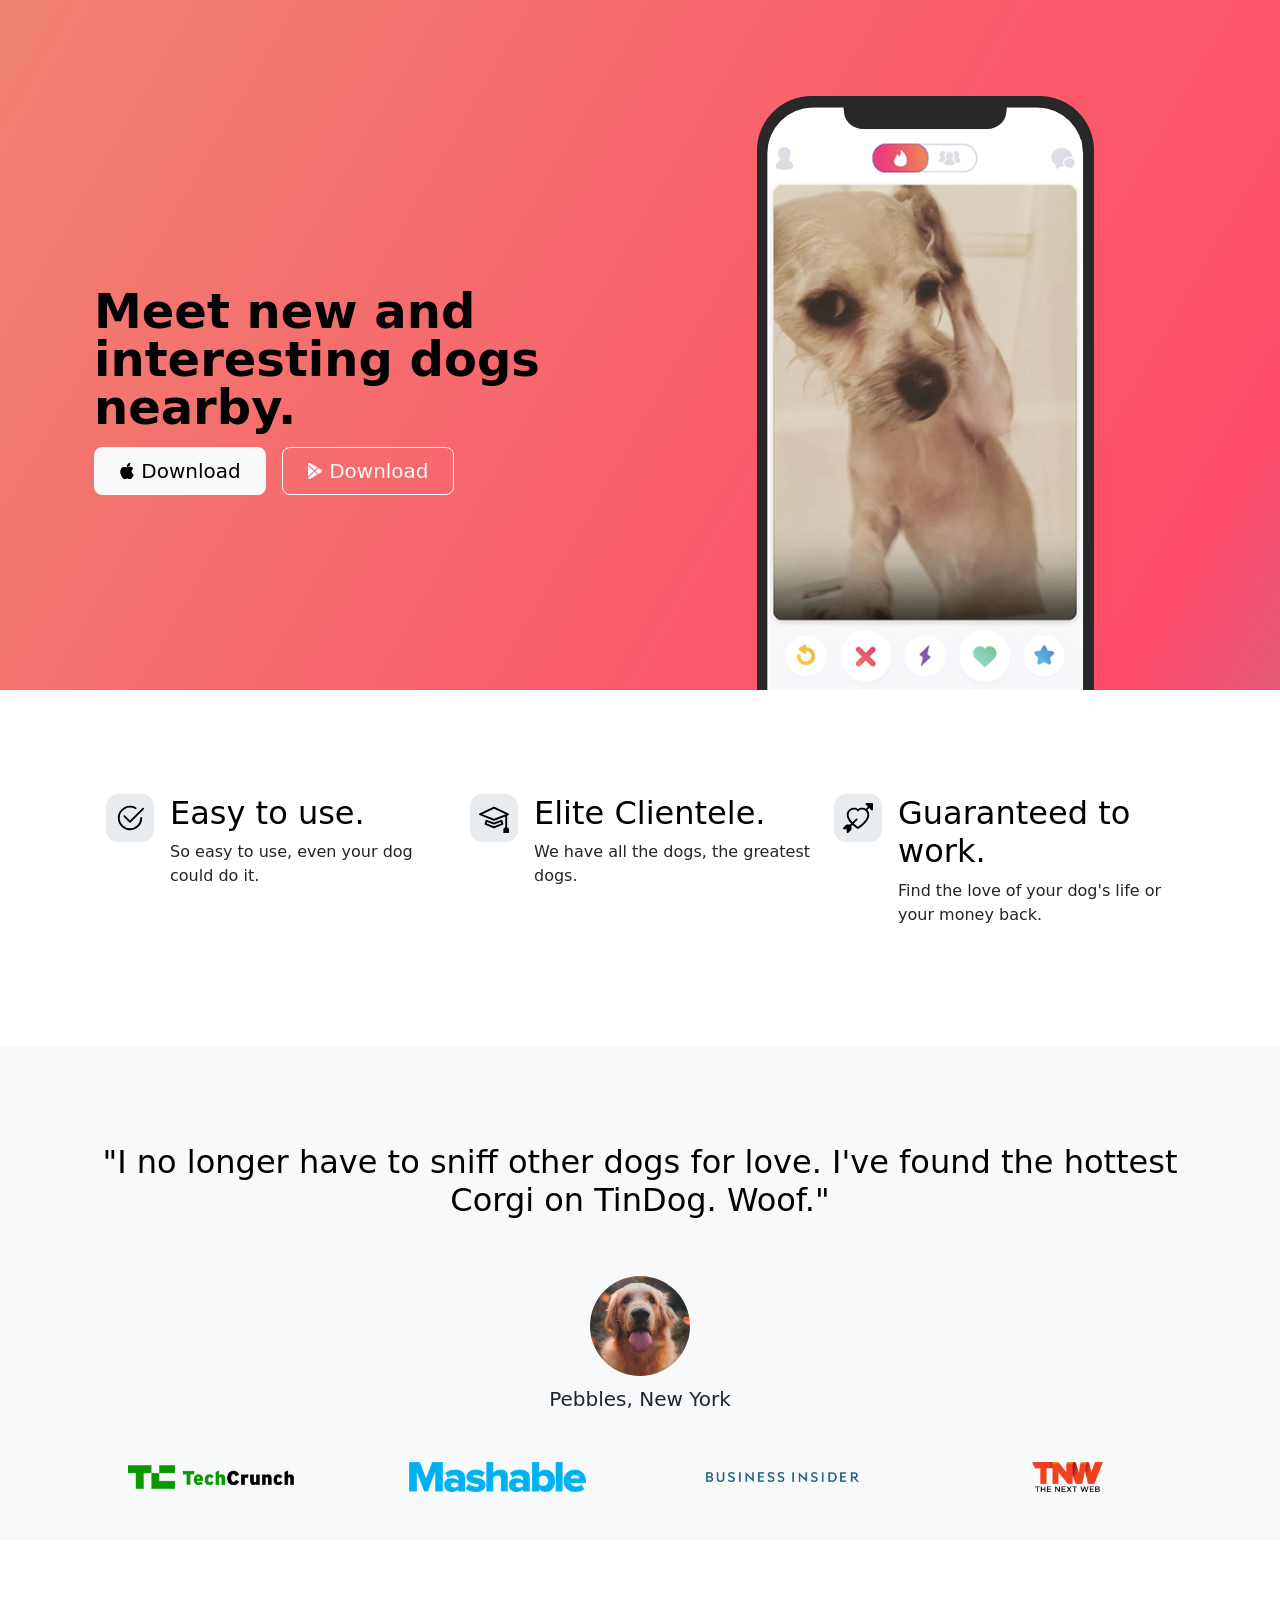
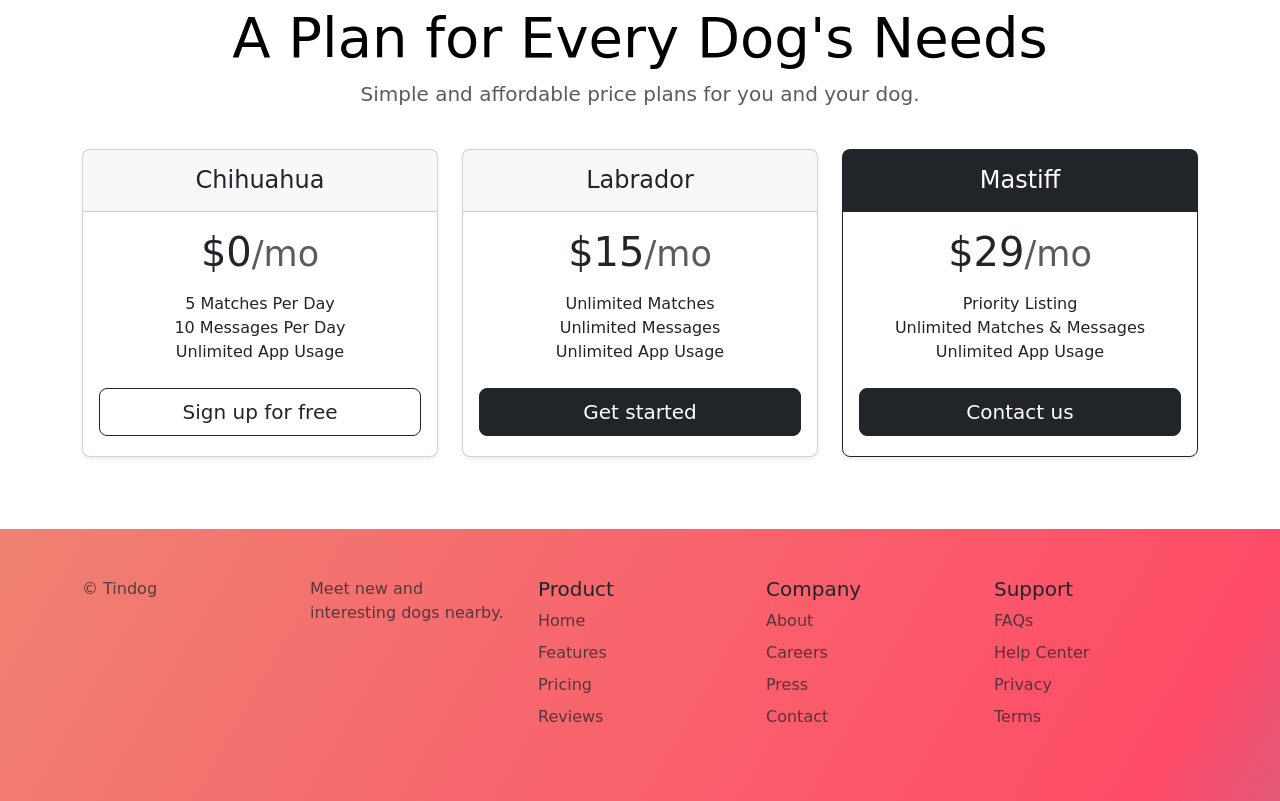
<file: index.html>
<!DOCTYPE html>
<html lang="en">

<head>
  <meta charset="UTF-8">
  <meta name="viewport" content="width=device-width, initial-scale=1.0">
  <title>TinDog</title>
  <link href="https://cdn.jsdelivr.net/npm/bootstrap@5.3.3/dist/css/bootstrap.min.css" rel="stylesheet" integrity="sha384-QWTKZyjpPEjISv5WaRU9OFeRpok6YctnYmDr5pNlyT2bRjXh0JMhjY6hW+ALEwIH" crossorigin="anonymous">
  <link rel="stylesheet" href="./css/style.css">
</head>

<body>

  <!-- Title -->
  <section id="title" class="gradient-background">
    
    <div class="container col-xxl-8 px-4 pt-5">
      <div class="row flex-lg-row-reverse align-items-center g-5 pt-5">
        <div class="col-10 col-sm-8 col-lg-6">
          <img src="./images/iphone.png" class="d-block mx-lg-auto img-fluid" alt="iphone" height="200" loading="lazy">
        </div>
        <div class="col-lg-6">
          <h1 class="display-5 fw-bold text-body-emphasis lh-1 mb-3">Meet new and interesting dogs nearby.</h1>
          <div class="d-grid gap-2 d-md-flex justify-content-md-start">
            <button type="button" class="btn btn-light btn-lg px-4 me-md-2">
            <svg xmlns="http://www.w3.org/2000/svg" width="16" height="16" fill="currentColor"class="bi bi-apple mb-1" viewBox="0 0 16 16">
            <path d="M11.182.008C11.148-.03 9.923.023 8.857 1.18c-1.066 1.156-.902 2.482-.878 2.516.024.034 1.52.087 2.475-1.258.955-1.345.762-2.391.728-2.43Zm3.314 11.733c-.048-.096-2.325-1.234-2.113-3.422.212-2.189 1.675-2.789 1.698-2.854.023-.065-.597-.79-1.254-1.157a3.692 3.692 0 0 0-1.563-.434c-.108-.003-.483-.095-1.254.116-.508.139-1.653.589-1.968.607-.316.018-1.256-.522-2.267-.665-.647-.125-1.333.131-1.824.328-.49.196-1.422.754-2.074 2.237-.652 1.482-.311 3.83-.067 4.56.244.729.625 1.924 1.273 2.796.576.984 1.34 1.667 1.659 1.899.319.232 1.219.386 1.843.067.502-.308 1.408-.485 1.766-.472.357.013 1.061.154 1.782.539.571.197 1.111.115 1.652-.105.541-.221 1.324-1.059 2.238-2.758.347-.79.505-1.217.473-1.282Z" />
            <path d="M11.182.008C11.148-.03 9.923.023 8.857 1.18c-1.066 1.156-.902 2.482-.878 2.516.024.034 1.52.087 2.475-1.258.955-1.345.762-2.391.728-2.43Zm3.314 11.733c-.048-.096-2.325-1.234-2.113-3.422.212-2.189 1.675-2.789 1.698-2.854.023-.065-.597-.79-1.254-1.157a3.692 3.692 0 0 0-1.563-.434c-.108-.003-.483-.095-1.254.116-.508.139-1.653.589-1.968.607-.316.018-1.256-.522-2.267-.665-.647-.125-1.333.131-1.824.328-.49.196-1.422.754-2.074 2.237-.652 1.482-.311 3.83-.067 4.56.244.729.625 1.924 1.273 2.796.576.984 1.34 1.667 1.659 1.899.319.232 1.219.386 1.843.067.502-.308 1.408-.485 1.766-.472.357.013 1.061.154 1.782.539.571.197 1.111.115 1.652-.105.541-.221 1.324-1.059 2.238-2.758.347-.79.505-1.217.473-1.282Z" />
            </svg> Download</button>
            <button type="button" class="btn btn-outline-light btn-lg px-4">
            <svg xmlns="http://www.w3.org/2000/svg" width="16" height="16" fill="currentColor" class="bi bi-google-play mb-1" viewBox="0 0 16 16">
            <path d="M14.222 9.374c1.037-.61 1.037-2.137 0-2.748L11.528 5.04 8.32 8l3.207 2.96 2.694-1.586Zm-3.595 2.116L7.583 8.68 1.03 14.73c.201 1.029 1.36 1.61 2.303 1.055l7.294-4.295ZM1 13.396V2.603L6.846 8 1 13.396ZM1.03 1.27l6.553 6.05 3.044-2.81L3.333.215C2.39-.341 1.231.24 1.03 1.27Z" />
            </svg> Download</button>
          </div>
        </div>
      </div>
    </div>
  </section>

  <!-- Features -->
  <section id="features">
    <div class="container mt-2">
    <div class="container px-4 py-5" id="hanging-icons">
      <div class="row g-4 py-5 row-cols-1 row-cols-lg-3">
        <div class="col d-flex align-items-start">
          <div class="icon-square text-body-emphasis bg-body-secondary d-inline-flex align-items-center justify-content-center fs-4 flex-shrink-0 me-3">
            <svg xmlns="http://www.w3.org/2000/svg" height="30" fill="currentColor" class="bi bi-check2-circle"
              viewBox="0 0 16 16">
            <path d="M2.5 8a5.5 5.5 0 0 1 8.25-4.764.5.5 0 0 0 .5-.866A6.5 6.5 0 1 0 14.5 8a.5.5 0 0 0-1 0 5.5 5.5 0 1 1-11 0z" />
            <path d="M15.354 3.354a.5.5 0 0 0-.708-.708L8 9.293 5.354 6.646a.5.5 0 1 0-.708.708l3 3a.5.5 0 0 0 .708 0l7-7z" />
            </svg>
          </div>
          <div>
            <h3 class="fs-2 text-body-emphasis">Easy to use.</h3>
            <p>So easy to use, even your dog could do it.</p>
          </div>
        </div>
        <div class="col d-flex align-items-start">
          <div class="icon-square text-body-emphasis bg-body-secondary d-inline-flex align-items-center justify-content-center fs-4 flex-shrink-0 me-3">
            <svg xmlns="http://www.w3.org/2000/svg" height="30" fill="currentColor" class="bi bi-mortarboard" viewBox="0 0 16 16">
              <path d="M8.211 2.047a.5.5 0 0 0-.422 0l-7.5 3.5a.5.5 0 0 0 .025.917l7.5 3a.5.5 0 0 0 .372 0L14 7.14V13a1 1 0 0 0-1 1v2h3v-2a1 1 0 0 0-1-1V6.739l.686-.275a.5.5 0 0 0 .025-.917l-7.5-3.5ZM8 8.46 1.758 5.965 8 3.052l6.242 2.913L8 8.46Z"/>
              <path d="M4.176 9.032a.5.5 0 0 0-.656.327l-.5 1.7a.5.5 0 0 0 .294.605l4.5 1.8a.5.5 0 0 0 .372 0l4.5-1.8a.5.5 0 0 0 .294-.605l-.5-1.7a.5.5 0 0 0-.656-.327L8 10.466 4.176 9.032Zm-.068 1.873.22-.748 3.496 1.311a.5.5 0 0 0 .352 0l3.496-1.311.22.748L8 12.46l-3.892-1.556Z"/>
              </svg>
          </div>
          <div>
            <h3 class="fs-2 text-body-emphasis">Elite Clientele.</h3>
            <p>We have all the dogs, the greatest dogs.</p>
          </div>
        </div>
        <div class="col d-flex align-items-start">
          <div class="icon-square text-body-emphasis bg-body-secondary d-inline-flex align-items-center justify-content-center fs-4 flex-shrink-0 me-3">
            <svg xmlns="http://www.w3.org/2000/svg" height="30" fill="currentColor" class="bi bi-arrow-through-heart"
              viewBox="0 0 16 16">
            <path fill-rule="evenodd" d="M2.854 15.854A.5.5 0 0 1 2 15.5V14H.5a.5.5 0 0 1-.354-.854l1.5-1.5A.5.5 0 0 1 2 11.5h1.793l.53-.53c-.771-.802-1.328-1.58-1.704-2.32-.798-1.575-.775-2.996-.213-4.092C3.426 2.565 6.18 1.809 8 3.233c1.25-.98 2.944-.928 4.212-.152L13.292 2 12.147.854A.5.5 0 0 1 12.5 0h3a.5.5 0 0 1 .5.5v3a.5.5 0 0 1-.854.354L14 2.707l-1.006 1.006c.236.248.44.531.6.845.562 1.096.585 2.517-.213 4.092-.793 1.563-2.395 3.288-5.105 5.08L8 13.912l-.276-.182a21.86 21.86 0 0 1-2.685-2.062l-.539.54V14a.5.5 0 0 1-.146.354l-1.5 1.5Zm2.893-4.894A20.419 20.419 0 0 0 8 12.71c2.456-1.666 3.827-3.207 4.489-4.512.679-1.34.607-2.42.215-3.185-.817-1.595-3.087-2.054-4.346-.761L8 4.62l-.358-.368c-1.259-1.293-3.53-.834-4.346.761-.392.766-.464 1.845.215 3.185.323.636.815 1.33 1.519 2.065l1.866-1.867a.5.5 0 1 1 .708.708L5.747 10.96Z" />
            </svg>
          </div>
          <div>
            <h3 class="fs-2 text-body-emphasis">Guaranteed to work.</h3>
            <p>Find the love of your dog's life or your money back.</p>
          </div>
        </div>
      </div>
    </div>
  </div>
  </section>

  <!-- Testimonial -->
  <section id="testimonial">
    <div class="mt-2">
      <div class="p-5 text-center bg-body-tertiary">
        <div class="container pt-5">
          <h2 class="text-body-emphasis">"I no longer have to sniff other dogs for love. I've found the hottest Corgi on TinDog. Woof."
          </h2>
          <img class="profile-img mt-5" src="./images/dog-img.jpg" alt="dog-img">
          <p class="col-lg-8 mx-auto lead mt-2">Pebbles, New York</p>
        </div>

        <div class="container mt-5">
          <div class="row">
            <div class="col-lg-3 col-sm-12">
              <img src="./images/techcrunch.png" alt="techcrunch" height="30">
            </div>
            <div class="col-lg-3 col-sm-12">
              <img src="./images/mashable.png" alt="mashable" height="30">
            </div>
            <div class="col-lg-3 col-sm-12">
              <img src="./images/bizinsider.png" alt="bizinsider" height="30">
            </div>
            <div class="col-lg-3 col-sm-12">
              <img src="./images/tnw.png" alt="tnw" height="30">
            </div>
          </div>
        </div>
      </div>
    </div>
  </section>

  <!-- Pricing -->
  <section id="pricing">
    <div class="container mt-5">
      <div class="pricing-header p-3 pb-md-4 mx-auto text-center">
        <h2 class="display-4 fw-normal text-body-emphasis">A Plan for Every Dog's Needs</h2>
        <p class="fs-5 text-body-secondary">Simple and affordable price plans for you and your dog.</p>
      </div>
      <div class="row row-cols-1 row-cols-md-3 mb-3 text-center">
        <div class="col">
          <div class="card mb-4 rounded-3 shadow-sm">
            <div class="card-header py-3">
              <h4 class="my-0 fw-normal">Chihuahua</h4>
            </div>
            <div class="card-body">
              <h1 class="card-title pricing-card-title">$0<small class="text-body-secondary fw-light">/mo</small></h1>
              <ul class="list-unstyled mt-3 mb-4">
                <li>5 Matches Per Day</li>
                <li>10 Messages Per Day</li>
                <li>Unlimited App Usage</li>
              </ul>
              <button type="button" class="w-100 btn btn-lg btn-outline-dark">Sign up for free</button>
            </div>
          </div>
        </div>
        <div class="col">
          <div class="card mb-4 rounded-3 shadow-sm">
            <div class="card-header py-3">
              <h4 class="my-0 fw-normal">Labrador</h4>
            </div>
            <div class="card-body">
              <h1 class="card-title pricing-card-title">$15<small class="text-body-secondary fw-light">/mo</small></h1>
              <ul class="list-unstyled mt-3 mb-4">
                <li>Unlimited Matches</li>
                <li>Unlimited Messages</li>
                <li>Unlimited App Usage</li>
              </ul>
              <button type="button" class="w-100 btn btn-lg btn-dark">Get started</button>
            </div>
          </div>
        </div>
        <div class="col">
          <div class="card mb-4 rounded-3 shadow-sm border-dark">
            <div class="card-header py-3 text-bg-dark border-dark">
              <h4 class="my-0 fw-normal">Mastiff</h4>
            </div>
            <div class="card-body">
              <h1 class="card-title pricing-card-title">$29<small class="text-body-secondary fw-light">/mo</small></h1>
              <ul class="list-unstyled mt-3 mb-4">
                <li>Priority Listing</li>
                <li>Unlimited Matches & Messages</li>
                <li>Unlimited App Usage</li>
              </ul>
              <button type="button" class="w-100 btn btn-lg btn-dark">Contact us</button>
            </div>
          </div>
        </div>
      </div>
    </div>
  </section>

  <!-- Footer -->
  <section id="footer" class="gradient-background">
    <div class="container">
      <footer class="row row-cols-1 row-cols-sm-2 row-cols-md-5 py-5 mt-5">
        <div class="col mb-3">
          <p class="text-body-secondary">© Tindog</p>
        </div>
    
        <div class="col mb-3">
          <p class="text-body-secondary">Meet new and interesting dogs nearby.</p>
        </div>

        <div class="col mb-3">
          <h5>Product</h5>
          <ul class="nav flex-column">
            <li class="nav-item mb-2"><a href="#title" class="nav-link p-0 text-body-secondary">Home</a></li>
            <li class="nav-item mb-2"><a href="#features" class="nav-link p-0 text-body-secondary">Features</a></li>
            <li class="nav-item mb-2"><a href="#pricing" class="nav-link p-0 text-body-secondary">Pricing</a></li>
            <li class="nav-item mb-2"><a href="#testimonial" class="nav-link p-0 text-body-secondary">Reviews</a></li>
          </ul>
        </div>

        <div class="col mb-3">
          <h5>Company</h5>
          <ul class="nav flex-column">
            <li class="nav-item mb-2"><a href="#" class="nav-link p-0 text-body-secondary">About</a></li>
            <li class="nav-item mb-2"><a href="#" class="nav-link p-0 text-body-secondary">Careers</a></li>
            <li class="nav-item mb-2"><a href="#" class="nav-link p-0 text-body-secondary">Press</a></li>
            <li class="nav-item mb-2"><a href="#" class="nav-link p-0 text-body-secondary">Contact</a></li>
          </ul>
        </div>

        <div class="col mb-3">
          <h5>Support</h5>
          <ul class="nav flex-column">
            <li class="nav-item mb-2"><a href="#" class="nav-link p-0 text-body-secondary">FAQs</a></li>
            <li class="nav-item mb-2"><a href="#" class="nav-link p-0 text-body-secondary">Help Center</a></li>
            <li class="nav-item mb-2"><a href="#" class="nav-link p-0 text-body-secondary">Privacy</a></li>
            <li class="nav-item mb-2"><a href="#" class="nav-link p-0 text-body-secondary">Terms</a></li>
          </ul>
        </div>
      </footer>
    </div>

  </section>

  <script src="https://cdn.jsdelivr.net/npm/bootstrap@5.3.3/dist/js/bootstrap.bundle.min.js" integrity="sha384-YvpcrYf0tY3lHB60NNkmXc5s9fDVZLESaAA55NDzOxhy9GkcIdslK1eN7N6jIeHz" crossorigin="anonymous"></script>
</body>

</html>
</file>
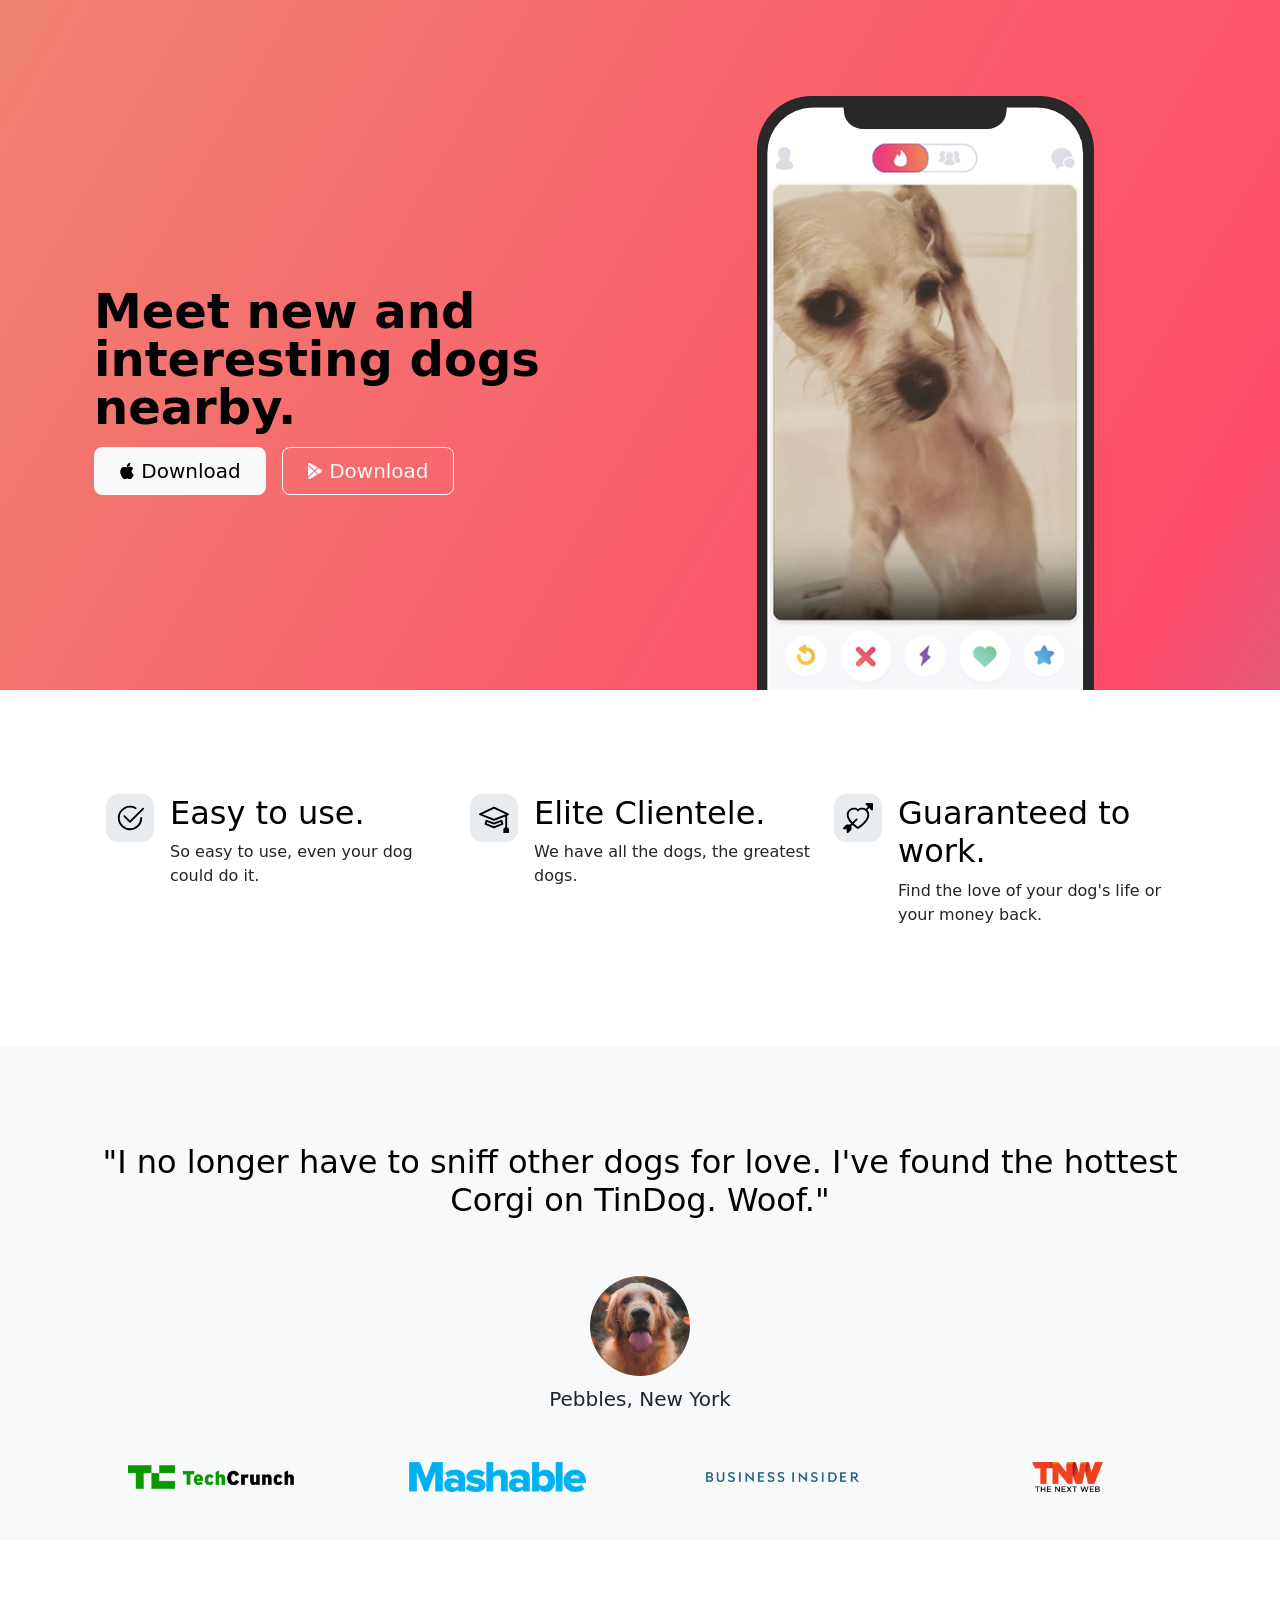
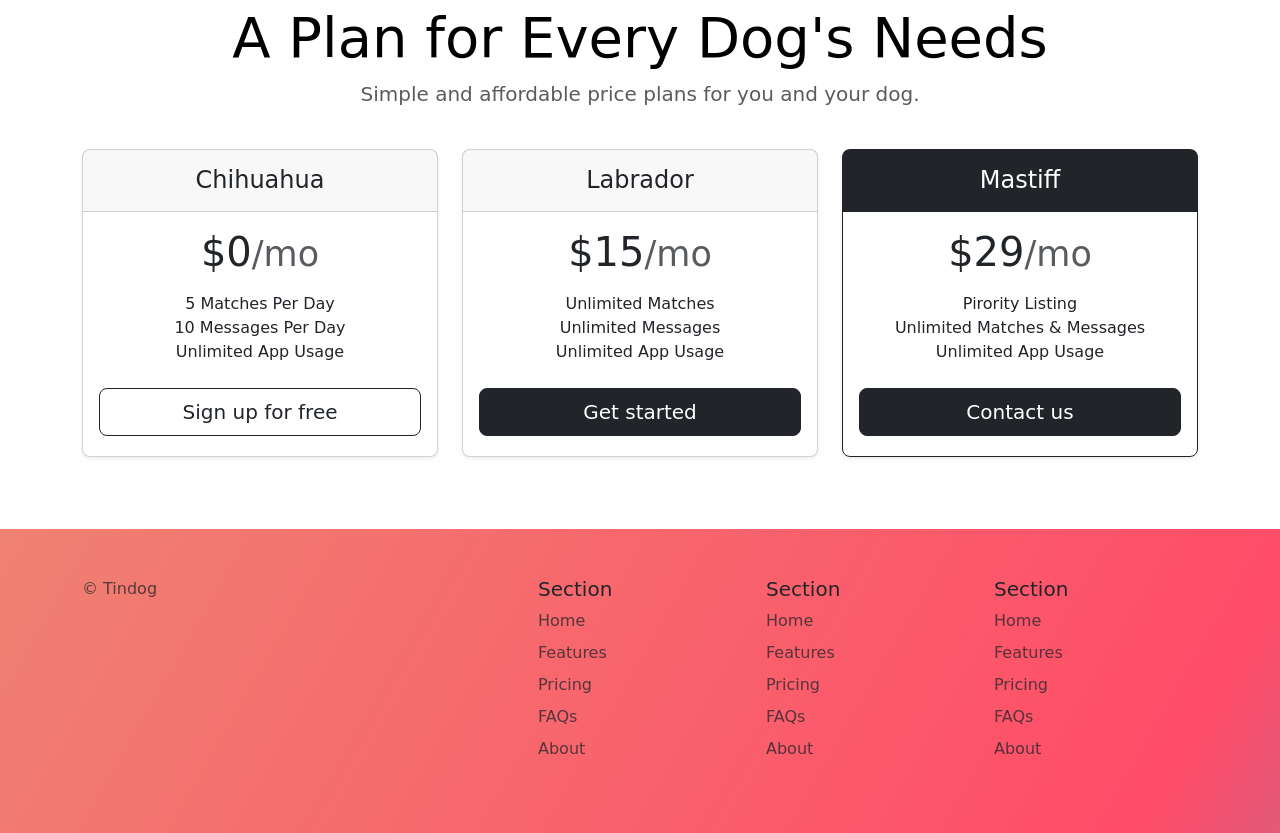
<file: 11.3 TinDog Project/index.html>
<!DOCTYPE html>
<html lang="en">

<head>
  <meta charset="UTF-8">
  <meta name="viewport" content="width=device-width, initial-scale=1.0">
  <title>TinDog</title>
  <link href="https://cdn.jsdelivr.net/npm/bootstrap@5.3.3/dist/css/bootstrap.min.css" rel="stylesheet" integrity="sha384-QWTKZyjpPEjISv5WaRU9OFeRpok6YctnYmDr5pNlyT2bRjXh0JMhjY6hW+ALEwIH" crossorigin="anonymous">
  <link rel="stylesheet" href="./css/style.css">
</head>

<body>

  <!-- Title -->
  <section id="title" class="gradient-background">
    
    <div class="container col-xxl-8 px-4 pt-5">
      <div class="row flex-lg-row-reverse align-items-center g-5 pt-5">
        <div class="col-10 col-sm-8 col-lg-6">
          <img src="./images/iphone.png" class="d-block mx-lg-auto img-fluid" alt="iphone" height="200" loading="lazy">
        </div>
        <div class="col-lg-6">
          <h1 class="display-5 fw-bold text-body-emphasis lh-1 mb-3">Meet new and interesting dogs nearby.</h1>
          <div class="d-grid gap-2 d-md-flex justify-content-md-start">
            <button type="button" class="btn btn-light btn-lg px-4 me-md-2">
            <svg xmlns="http://www.w3.org/2000/svg" width="16" height="16" fill="currentColor"class="bi bi-apple mb-1" viewBox="0 0 16 16">
            <path d="M11.182.008C11.148-.03 9.923.023 8.857 1.18c-1.066 1.156-.902 2.482-.878 2.516.024.034 1.52.087 2.475-1.258.955-1.345.762-2.391.728-2.43Zm3.314 11.733c-.048-.096-2.325-1.234-2.113-3.422.212-2.189 1.675-2.789 1.698-2.854.023-.065-.597-.79-1.254-1.157a3.692 3.692 0 0 0-1.563-.434c-.108-.003-.483-.095-1.254.116-.508.139-1.653.589-1.968.607-.316.018-1.256-.522-2.267-.665-.647-.125-1.333.131-1.824.328-.49.196-1.422.754-2.074 2.237-.652 1.482-.311 3.83-.067 4.56.244.729.625 1.924 1.273 2.796.576.984 1.34 1.667 1.659 1.899.319.232 1.219.386 1.843.067.502-.308 1.408-.485 1.766-.472.357.013 1.061.154 1.782.539.571.197 1.111.115 1.652-.105.541-.221 1.324-1.059 2.238-2.758.347-.79.505-1.217.473-1.282Z" />
            <path d="M11.182.008C11.148-.03 9.923.023 8.857 1.18c-1.066 1.156-.902 2.482-.878 2.516.024.034 1.52.087 2.475-1.258.955-1.345.762-2.391.728-2.43Zm3.314 11.733c-.048-.096-2.325-1.234-2.113-3.422.212-2.189 1.675-2.789 1.698-2.854.023-.065-.597-.79-1.254-1.157a3.692 3.692 0 0 0-1.563-.434c-.108-.003-.483-.095-1.254.116-.508.139-1.653.589-1.968.607-.316.018-1.256-.522-2.267-.665-.647-.125-1.333.131-1.824.328-.49.196-1.422.754-2.074 2.237-.652 1.482-.311 3.83-.067 4.56.244.729.625 1.924 1.273 2.796.576.984 1.34 1.667 1.659 1.899.319.232 1.219.386 1.843.067.502-.308 1.408-.485 1.766-.472.357.013 1.061.154 1.782.539.571.197 1.111.115 1.652-.105.541-.221 1.324-1.059 2.238-2.758.347-.79.505-1.217.473-1.282Z" />
            </svg> Download</button>
            <button type="button" class="btn btn-outline-light btn-lg px-4">
            <svg xmlns="http://www.w3.org/2000/svg" width="16" height="16" fill="currentColor" class="bi bi-google-play mb-1" viewBox="0 0 16 16">
            <path d="M14.222 9.374c1.037-.61 1.037-2.137 0-2.748L11.528 5.04 8.32 8l3.207 2.96 2.694-1.586Zm-3.595 2.116L7.583 8.68 1.03 14.73c.201 1.029 1.36 1.61 2.303 1.055l7.294-4.295ZM1 13.396V2.603L6.846 8 1 13.396ZM1.03 1.27l6.553 6.05 3.044-2.81L3.333.215C2.39-.341 1.231.24 1.03 1.27Z" />
            </svg> Download</button>
          </div>
        </div>
      </div>
    </div>
  </section>

  <!-- Features -->
  <section id="features">
    <div class="container mt-2">
    <div class="container px-4 py-5" id="hanging-icons">
      <div class="row g-4 py-5 row-cols-1 row-cols-lg-3">
        <div class="col d-flex align-items-start">
          <div class="icon-square text-body-emphasis bg-body-secondary d-inline-flex align-items-center justify-content-center fs-4 flex-shrink-0 me-3">
            <svg xmlns="http://www.w3.org/2000/svg" height="30" fill="currentColor" class="bi bi-check2-circle"
              viewBox="0 0 16 16">
            <path d="M2.5 8a5.5 5.5 0 0 1 8.25-4.764.5.5 0 0 0 .5-.866A6.5 6.5 0 1 0 14.5 8a.5.5 0 0 0-1 0 5.5 5.5 0 1 1-11 0z" />
            <path d="M15.354 3.354a.5.5 0 0 0-.708-.708L8 9.293 5.354 6.646a.5.5 0 1 0-.708.708l3 3a.5.5 0 0 0 .708 0l7-7z" />
            </svg>
          </div>
          <div>
            <h3 class="fs-2 text-body-emphasis">Easy to use.</h3>
            <p>So easy to use, even your dog could do it.</p>
          </div>
        </div>
        <div class="col d-flex align-items-start">
          <div class="icon-square text-body-emphasis bg-body-secondary d-inline-flex align-items-center justify-content-center fs-4 flex-shrink-0 me-3">
            <svg xmlns="http://www.w3.org/2000/svg" height="30" fill="currentColor" class="bi bi-mortarboard" viewBox="0 0 16 16">
              <path d="M8.211 2.047a.5.5 0 0 0-.422 0l-7.5 3.5a.5.5 0 0 0 .025.917l7.5 3a.5.5 0 0 0 .372 0L14 7.14V13a1 1 0 0 0-1 1v2h3v-2a1 1 0 0 0-1-1V6.739l.686-.275a.5.5 0 0 0 .025-.917l-7.5-3.5ZM8 8.46 1.758 5.965 8 3.052l6.242 2.913L8 8.46Z"/>
              <path d="M4.176 9.032a.5.5 0 0 0-.656.327l-.5 1.7a.5.5 0 0 0 .294.605l4.5 1.8a.5.5 0 0 0 .372 0l4.5-1.8a.5.5 0 0 0 .294-.605l-.5-1.7a.5.5 0 0 0-.656-.327L8 10.466 4.176 9.032Zm-.068 1.873.22-.748 3.496 1.311a.5.5 0 0 0 .352 0l3.496-1.311.22.748L8 12.46l-3.892-1.556Z"/>
              </svg>
          </div>
          <div>
            <h3 class="fs-2 text-body-emphasis">Elite Clientele.</h3>
            <p>We have all the dogs, the greatest dogs.</p>
          </div>
        </div>
        <div class="col d-flex align-items-start">
          <div class="icon-square text-body-emphasis bg-body-secondary d-inline-flex align-items-center justify-content-center fs-4 flex-shrink-0 me-3">
            <svg xmlns="http://www.w3.org/2000/svg" height="30" fill="currentColor" class="bi bi-arrow-through-heart"
              viewBox="0 0 16 16">
            <path fill-rule="evenodd" d="M2.854 15.854A.5.5 0 0 1 2 15.5V14H.5a.5.5 0 0 1-.354-.854l1.5-1.5A.5.5 0 0 1 2 11.5h1.793l.53-.53c-.771-.802-1.328-1.58-1.704-2.32-.798-1.575-.775-2.996-.213-4.092C3.426 2.565 6.18 1.809 8 3.233c1.25-.98 2.944-.928 4.212-.152L13.292 2 12.147.854A.5.5 0 0 1 12.5 0h3a.5.5 0 0 1 .5.5v3a.5.5 0 0 1-.854.354L14 2.707l-1.006 1.006c.236.248.44.531.6.845.562 1.096.585 2.517-.213 4.092-.793 1.563-2.395 3.288-5.105 5.08L8 13.912l-.276-.182a21.86 21.86 0 0 1-2.685-2.062l-.539.54V14a.5.5 0 0 1-.146.354l-1.5 1.5Zm2.893-4.894A20.419 20.419 0 0 0 8 12.71c2.456-1.666 3.827-3.207 4.489-4.512.679-1.34.607-2.42.215-3.185-.817-1.595-3.087-2.054-4.346-.761L8 4.62l-.358-.368c-1.259-1.293-3.53-.834-4.346.761-.392.766-.464 1.845.215 3.185.323.636.815 1.33 1.519 2.065l1.866-1.867a.5.5 0 1 1 .708.708L5.747 10.96Z" />
            </svg>
          </div>
          <div>
            <h3 class="fs-2 text-body-emphasis">Guaranteed to work.</h3>
            <p>Find the love of your dog's life or your money back.</p>
          </div>
        </div>
      </div>
    </div>
  </div>
  </section>

  <!-- Testimonial -->
  <section id="testimonial">
    <div class="mt-2">
      <div class="p-5 text-center bg-body-tertiary">
        <div class="container pt-5">
          <h2 class="text-body-emphasis">"I no longer have to sniff other dogs for love. I've found the hottest Corgi on TinDog. Woof."
          </h2>
          <img class="profile-img mt-5" src="./images/dog-img.jpg" alt="dog-img">
          <p class="col-lg-8 mx-auto lead mt-2">Pebbles, New York</p>
        </div>

        <div class="container mt-5">
          <div class="row">
            <div class="col-lg-3 col-sm-12">
              <img src="./images/techcrunch.png" alt="techcrunch" height="30">
            </div>
            <div class="col-lg-3 col-sm-12">
              <img src="./images/mashable.png" alt="mashable" height="30">
            </div>
            <div class="col-lg-3 col-sm-12">
              <img src="./images/bizinsider.png" alt="bizinsider" height="30">
            </div>
            <div class="col-lg-3 col-sm-12">
              <img src="./images/tnw.png" alt="tnw" height="30">
            </div>
          </div>
        </div>
      </div>
    </div>
  </section>

  <!-- Pricing -->
  <section id="pricing">
    <div class="container mt-5">
      <div class="pricing-header p-3 pb-md-4 mx-auto text-center">
        <h2 class="display-4 fw-normal text-body-emphasis">A Plan for Every Dog's Needs</h2>
        <p class="fs-5 text-body-secondary">Simple and affordable price plans for you and your dog.</p>
      </div>
      <div class="row row-cols-1 row-cols-md-3 mb-3 text-center">
        <div class="col">
          <div class="card mb-4 rounded-3 shadow-sm">
            <div class="card-header py-3">
              <h4 class="my-0 fw-normal">Chihuahua</h4>
            </div>
            <div class="card-body">
              <h1 class="card-title pricing-card-title">$0<small class="text-body-secondary fw-light">/mo</small></h1>
              <ul class="list-unstyled mt-3 mb-4">
                <li>5 Matches Per Day</li>
                <li>10 Messages Per Day</li>
                <li>Unlimited App Usage</li>
              </ul>
              <button type="button" class="w-100 btn btn-lg btn-outline-dark">Sign up for free</button>
            </div>
          </div>
        </div>
        <div class="col">
          <div class="card mb-4 rounded-3 shadow-sm">
            <div class="card-header py-3">
              <h4 class="my-0 fw-normal">Labrador</h4>
            </div>
            <div class="card-body">
              <h1 class="card-title pricing-card-title">$15<small class="text-body-secondary fw-light">/mo</small></h1>
              <ul class="list-unstyled mt-3 mb-4">
                <li>Unlimited Matches</li>
                <li>Unlimited Messages</li>
                <li>Unlimited App Usage</li>
              </ul>
              <button type="button" class="w-100 btn btn-lg btn-dark">Get started</button>
            </div>
          </div>
        </div>
        <div class="col">
          <div class="card mb-4 rounded-3 shadow-sm border-dark">
            <div class="card-header py-3 text-bg-dark border-dark">
              <h4 class="my-0 fw-normal">Mastiff</h4>
            </div>
            <div class="card-body">
              <h1 class="card-title pricing-card-title">$29<small class="text-body-secondary fw-light">/mo</small></h1>
              <ul class="list-unstyled mt-3 mb-4">
                <li>Pirority Listing</li>
                <li>Unlimited Matches & Messages</li>
                <li>Unlimited App Usage</li>
              </ul>
              <button type="button" class="w-100 btn btn-lg btn-dark">Contact us</button>
            </div>
          </div>
        </div>
      </div>
    </div>
  </section>

  <!-- Footer -->
  <section id="footer" class="gradient-background">
    <div class="container">
      <footer class="row row-cols-1 row-cols-sm-2 row-cols-md-5 py-5 mt-5">
        <div class="col mb-3">
          <p class="text-body-secondary">© Tindog</p>
        </div>
    
        <div class="col mb-3">
    
        </div>
    
        <div class="col mb-3">
          <h5>Section</h5>
          <ul class="nav flex-column">
            <li class="nav-item mb-2"><a href="#" class="nav-link p-0 text-body-secondary">Home</a></li>
            <li class="nav-item mb-2"><a href="#" class="nav-link p-0 text-body-secondary">Features</a></li>
            <li class="nav-item mb-2"><a href="#" class="nav-link p-0 text-body-secondary">Pricing</a></li>
            <li class="nav-item mb-2"><a href="#" class="nav-link p-0 text-body-secondary">FAQs</a></li>
            <li class="nav-item mb-2"><a href="#" class="nav-link p-0 text-body-secondary">About</a></li>
          </ul>
        </div>
    
        <div class="col mb-3">
          <h5>Section</h5>
          <ul class="nav flex-column">
            <li class="nav-item mb-2"><a href="#" class="nav-link p-0 text-body-secondary">Home</a></li>
            <li class="nav-item mb-2"><a href="#" class="nav-link p-0 text-body-secondary">Features</a></li>
            <li class="nav-item mb-2"><a href="#" class="nav-link p-0 text-body-secondary">Pricing</a></li>
            <li class="nav-item mb-2"><a href="#" class="nav-link p-0 text-body-secondary">FAQs</a></li>
            <li class="nav-item mb-2"><a href="#" class="nav-link p-0 text-body-secondary">About</a></li>
          </ul>
        </div>
    
        <div class="col mb-3">
          <h5>Section</h5>
          <ul class="nav flex-column">
            <li class="nav-item mb-2"><a href="#" class="nav-link p-0 text-body-secondary">Home</a></li>
            <li class="nav-item mb-2"><a href="#" class="nav-link p-0 text-body-secondary">Features</a></li>
            <li class="nav-item mb-2"><a href="#" class="nav-link p-0 text-body-secondary">Pricing</a></li>
            <li class="nav-item mb-2"><a href="#" class="nav-link p-0 text-body-secondary">FAQs</a></li>
            <li class="nav-item mb-2"><a href="#" class="nav-link p-0 text-body-secondary">About</a></li>
          </ul>
        </div>
      </footer>
    </div>

  </section>

  <script src="https://cdn.jsdelivr.net/npm/bootstrap@5.3.3/dist/js/bootstrap.bundle.min.js" integrity="sha384-YvpcrYf0tY3lHB60NNkmXc5s9fDVZLESaAA55NDzOxhy9GkcIdslK1eN7N6jIeHz" crossorigin="anonymous">

  </script>
</body>

</html>
</file>
<file: css/style.css>
.gradient-background {
  background: linear-gradient(300deg, #00bfff, #ff4c68, #ef8172);
  background-size: 180% 180%;
  animation: gradient-animation 18s ease infinite;
}

@keyframes gradient-animation {
  0% {
    background-position: 0% 50%;
  }
  50% {
    background-position: 100% 50%;
  }
  100% {
    background-position: 0% 50%;
  }
}

.icon-square {
  width: 3rem;
  height: 3rem;
  border-radius: 0.75rem;
}

.profile-img {
  height: 100px;
  border-radius: 50%;
}
.btn {
  margin-bottom: 4px;
}
</file>
<file: 11.3 TinDog Project/css/style.css>
.gradient-background {
  background: linear-gradient(300deg, #00bfff, #ff4c68, #ef8172);
  background-size: 180% 180%;
  animation: gradient-animation 18s ease infinite;
}

@keyframes gradient-animation {
  0% {
    background-position: 0% 50%;
  }
  50% {
    background-position: 100% 50%;
  }
  100% {
    background-position: 0% 50%;
  }
}

.icon-square {
  width: 3rem;
  height: 3rem;
  border-radius: 0.75rem;
}

.profile-img {
  height: 100px;
  border-radius: 50%;
}
.btn {
  margin-bottom: 4px;
}
</file>
